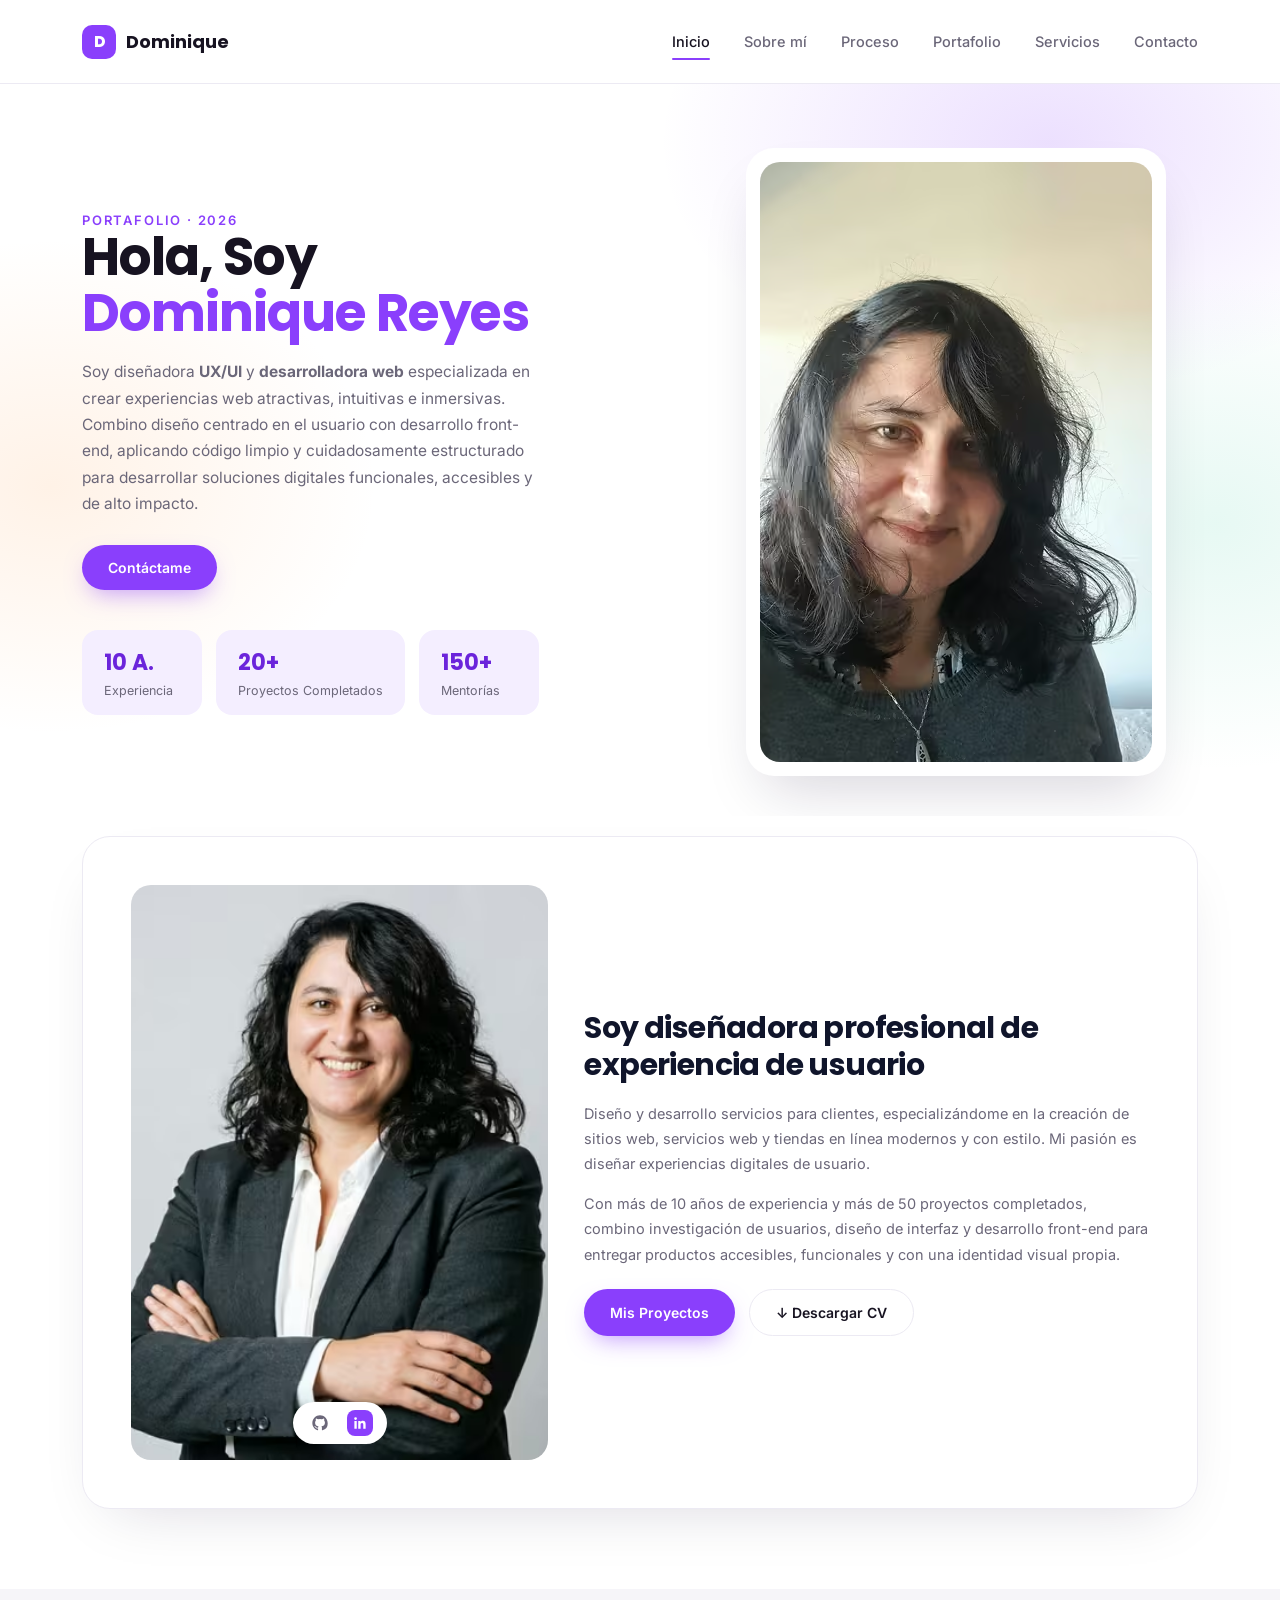
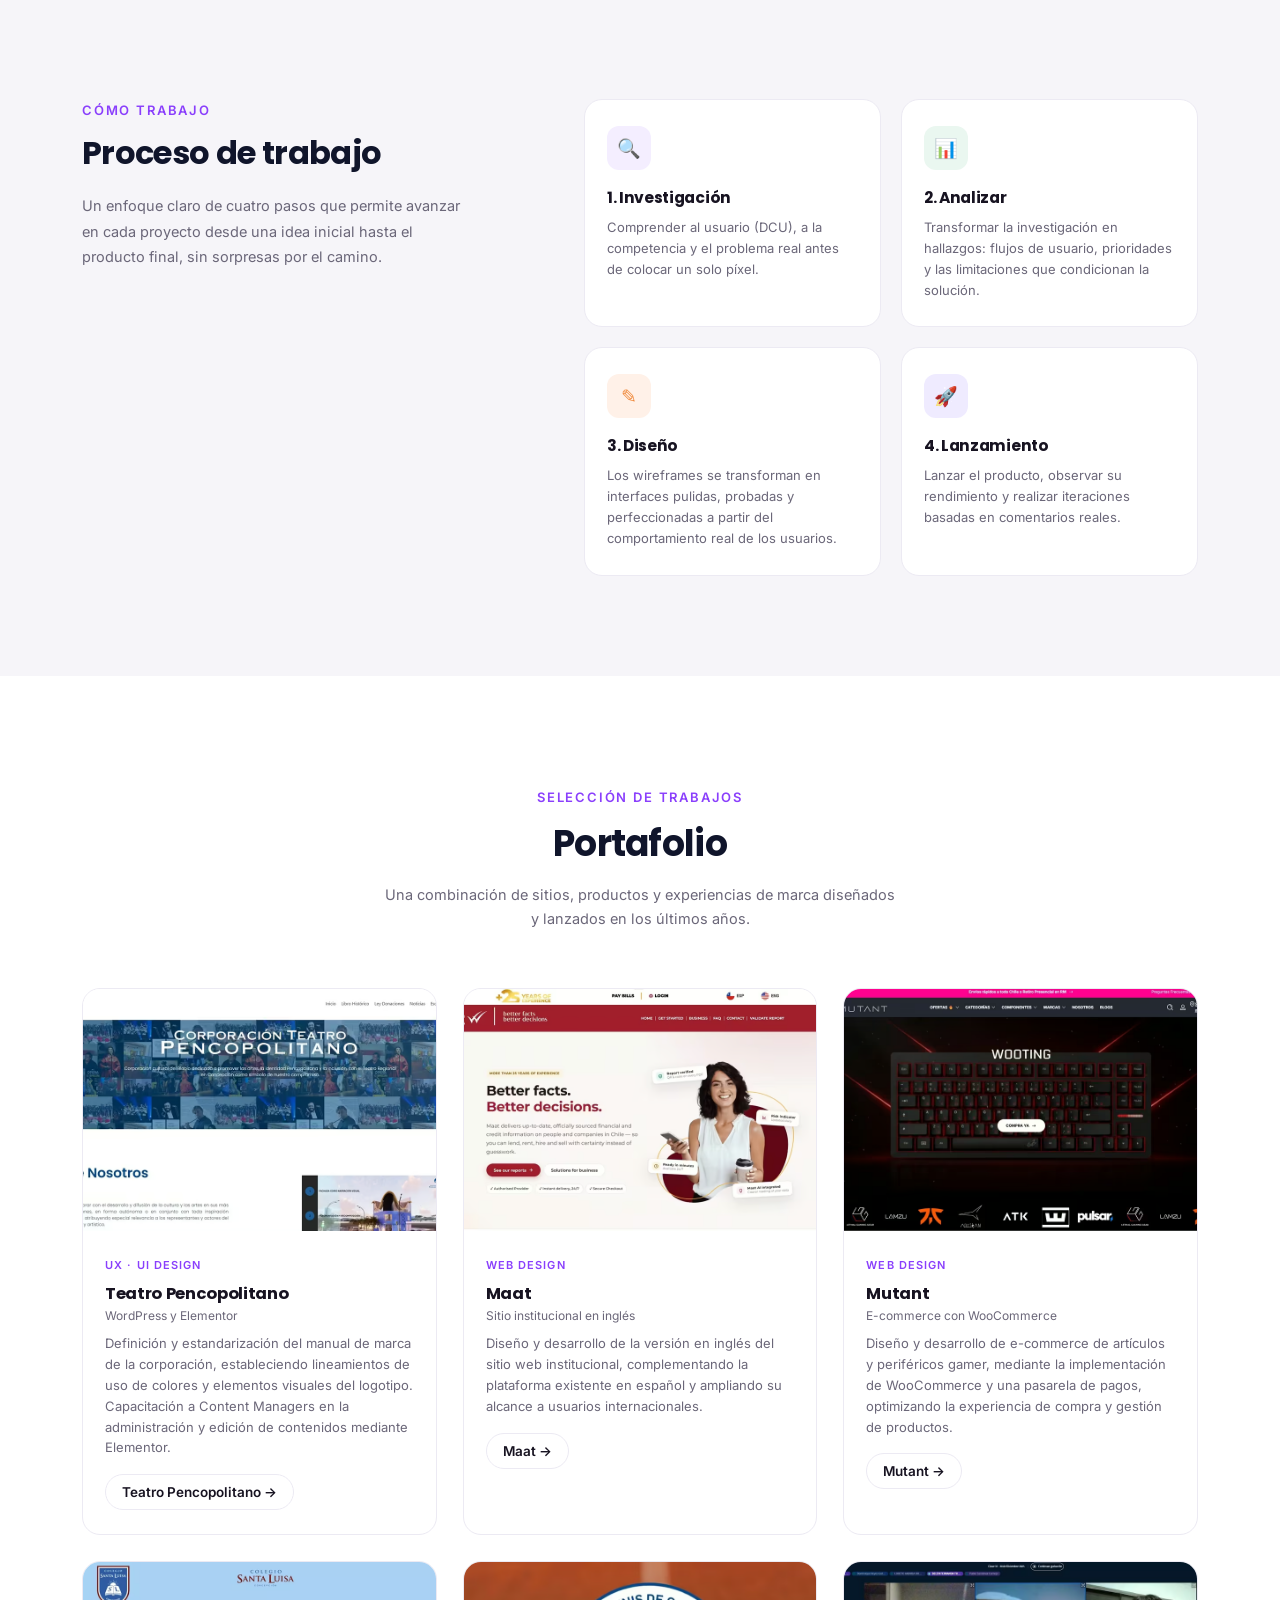
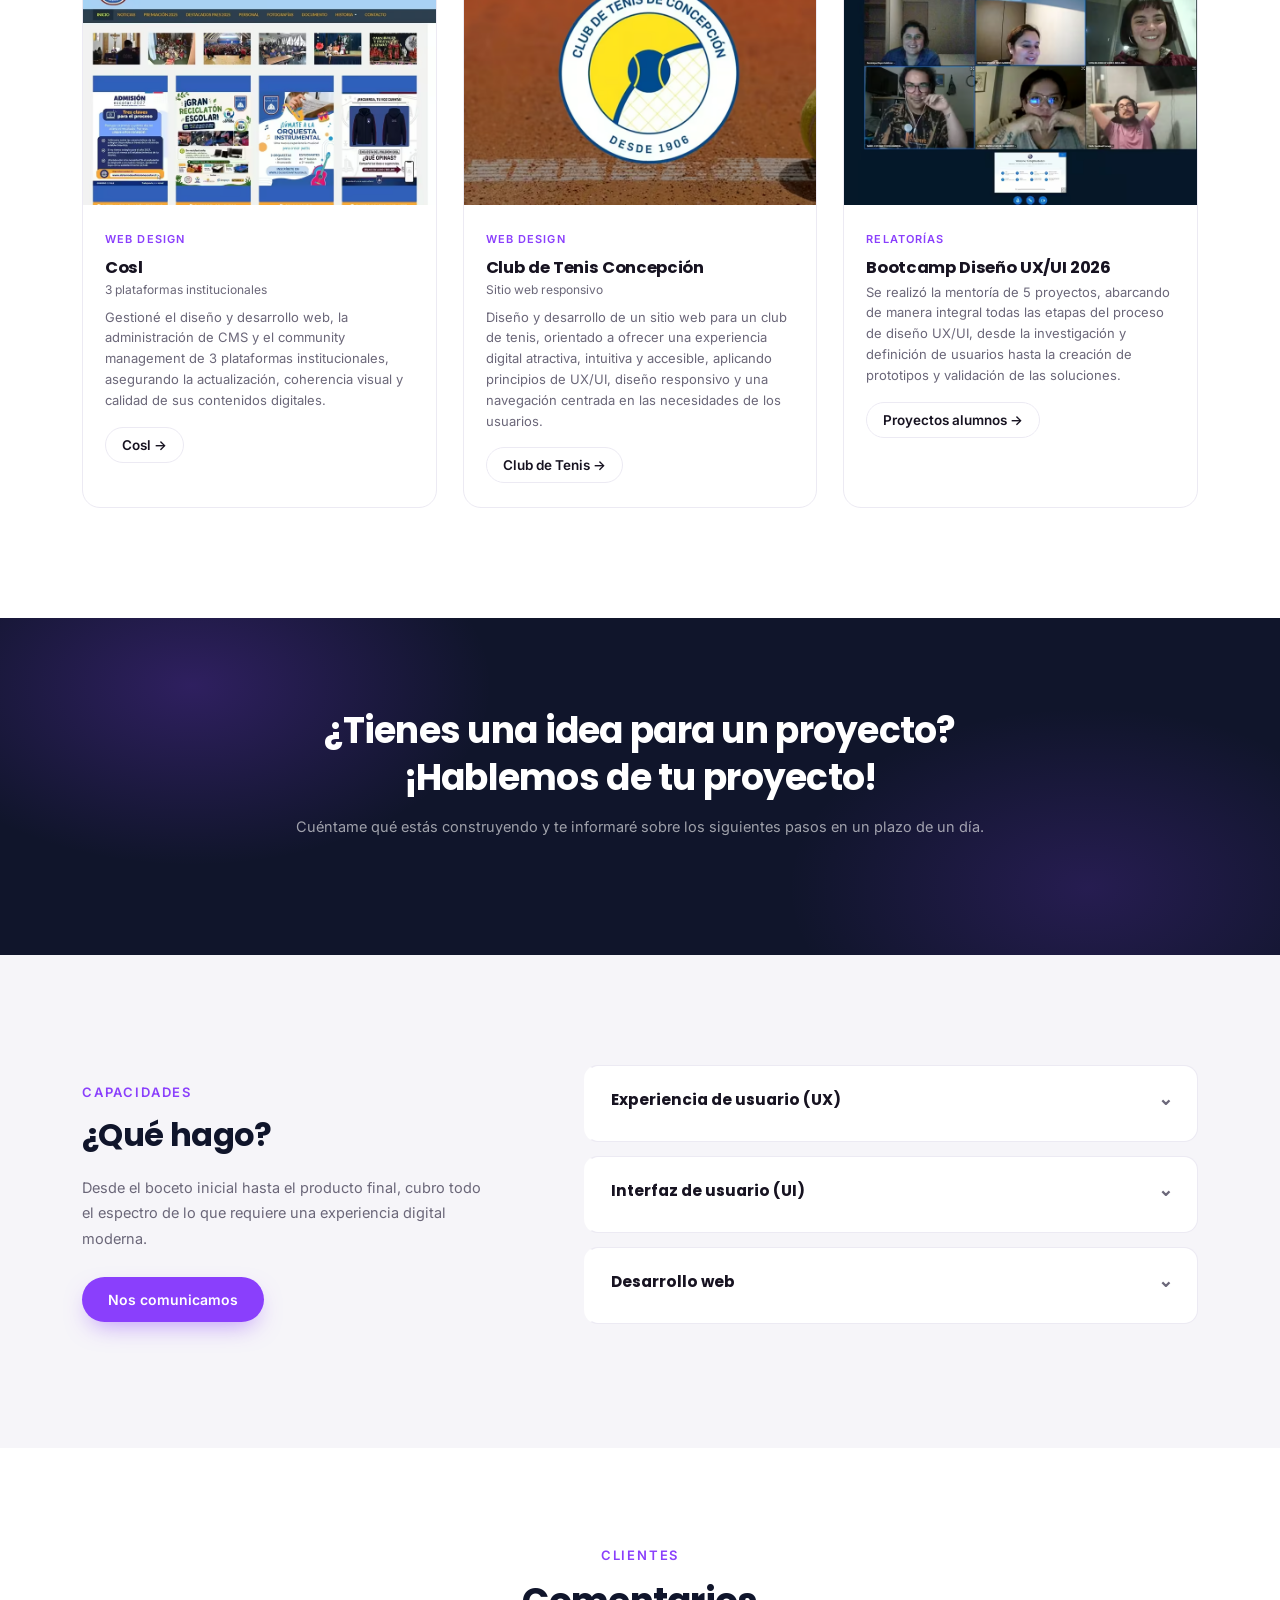
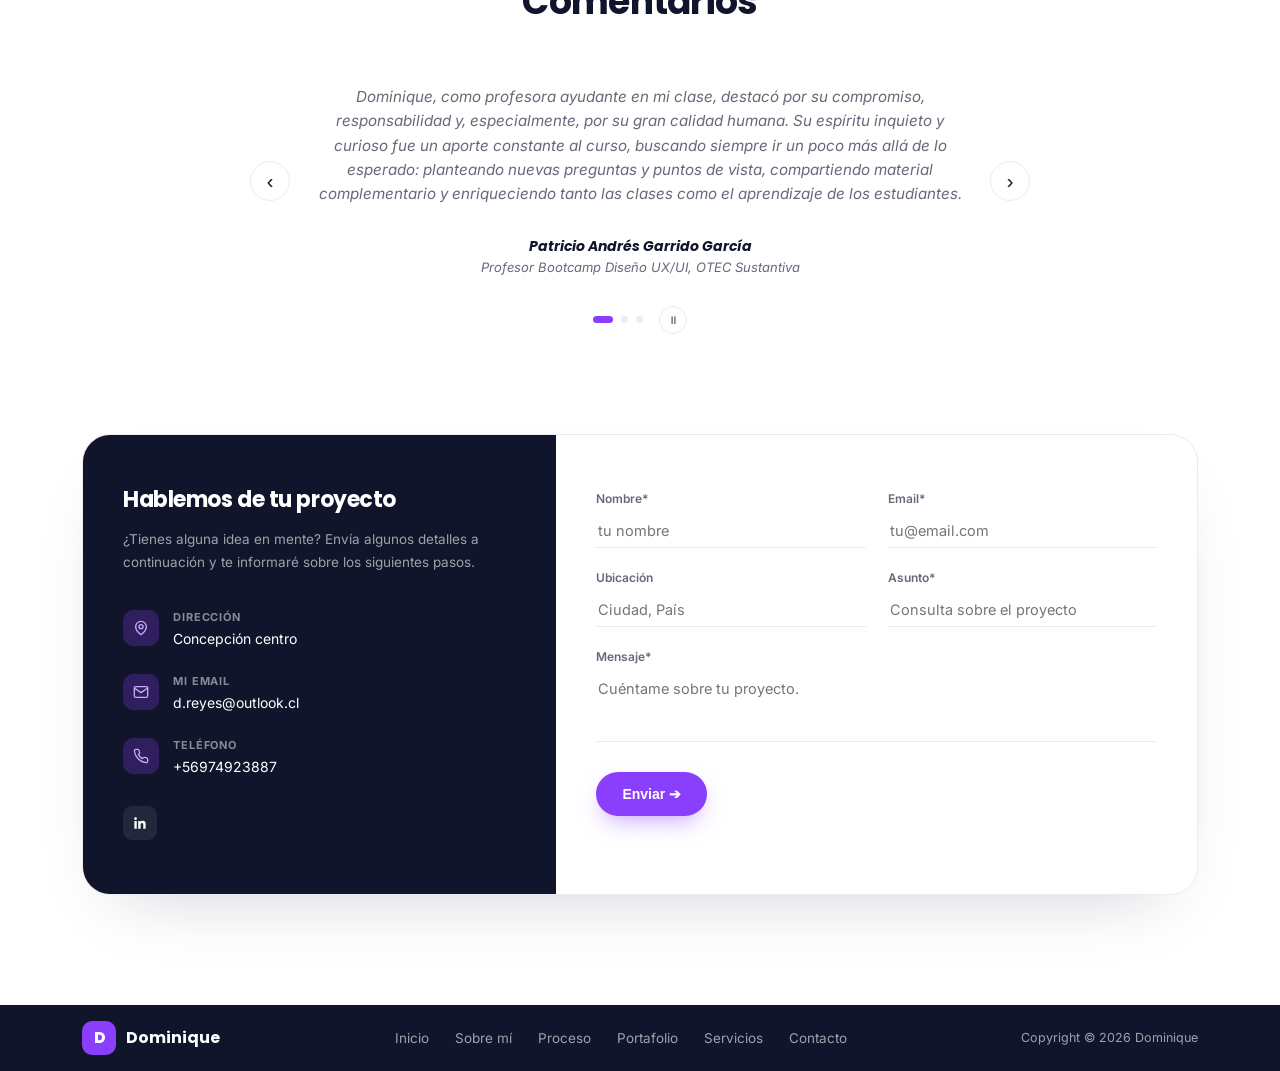
<file: index.html>
<!doctype html>
<html lang="es">

<head>
  <meta charset="UTF-8" />
  <meta name="viewport" content="width=device-width, initial-scale=1.0" />
  <meta name="theme-color" content="#8a3ffc" />
  <title>Dominique Reyes — UX/UI Designer</title>
  <meta name="description"
    content="Dominique Reyes, diseñadora UX/UI y desarrolladora web en Concepción, Chile. Diseño de experiencias digitales, sitios web, e-commerce y mentorías UX/UI." />
  <link rel="canonical" href="https://domi506.github.io/dominiqueportafolio/" />

  <meta property="og:type" content="website" />
  <meta property="og:title" content="Dominique Reyes — UX/UI Designer" />
  <meta property="og:description"
    content="Diseñadora UX/UI y desarrolladora web especializada en experiencias digitales atractivas, intuitivas y accesibles." />
  <meta property="og:image" content="https://domi506.github.io/dominiqueportafolio/assets/img/hero-og.jpg" />
  <meta property="og:image:width" content="1200" />
  <meta property="og:image:height" content="630" />
  <meta property="og:image:type" content="image/jpeg" />
  <meta property="og:url" content="https://domi506.github.io/dominiqueportafolio/" />
  <meta property="og:locale" content="es_CL" />
  <meta name="twitter:card" content="summary_large_image" />
  <meta name="twitter:title" content="Dominique Reyes — UX/UI Designer" />
  <meta name="twitter:description"
    content="Diseñadora UX/UI y desarrolladora web especializada en experiencias digitales atractivas, intuitivas y accesibles." />
  <meta name="twitter:image" content="https://domi506.github.io/dominiqueportafolio/assets/img/hero-og.jpg" />

  <link rel="preconnect" href="https://fonts.googleapis.com" />
  <link rel="preconnect" href="https://fonts.gstatic.com" crossorigin />
  <link href="https://fonts.googleapis.com/css2?family=Poppins:wght@700;800&family=Inter:wght@400;500;600&display=swap"
    rel="stylesheet" />
  <link rel="icon" href="assets/img/favicon.ico" sizes="any" />
  <link rel="icon" href="assets/img/favicon.png" type="image/png" sizes="48x48" />
  <link rel="apple-touch-icon" href="assets/img/apple-touch-icon.png" sizes="180x180" />
  <link rel="preload" as="image" href="assets/img/hero.avif" type="image/avif" fetchpriority="high" />
  <link rel="stylesheet" href="assets/css/estilos.css" />
  <noscript>
    <style>
      .reveal {
        opacity: 1 !important;
        transform: none !important;
      }
    </style>
  </noscript>

  <script type="application/ld+json">
      {
        "@context": "https://schema.org",
        "@type": "Person",
        "name": "Dominique Reyes",
        "jobTitle": "UX/UI Designer",
        "url": "https://domi506.github.io/dominiqueportafolio/",
        "image": "assets/img/hero.jpg",
        "email": "mailto:d.reyes@outlook.cl",
        "knowsAbout": [
          "UX Design",
          "UI Design",
          "Desarrollo Front-End",
          "E-commerce",
          "Investigación de usuarios"
        ],
        "address": {
          "@type": "PostalAddress",
          "addressLocality": "Concepción",
          "addressCountry": "CL"
        },
        "sameAs": [
          "https://github.com/domi506",
          "https://www.linkedin.com/in/dominique-reyes-gutierrez"
        ]
      }
    </script>
</head>

<body>
  <a href="#home" class="skip-link">Saltar al contenido principal</a>
  <header>
    <div class="container">
      <nav>
        <a href="#home" class="logo"><span class="logo-mark">D</span>Dominique</a>
        <ul class="nav-links" id="nav-links">
          <li><a href="#home" class="active">Inicio</a></li>
          <li><a href="#about">Sobre mí</a></li>
          <li><a href="#process">Proceso</a></li>
          <li><a href="#portfolio">Portafolio</a></li>
          <li><a href="#services">Servicios</a></li>
          <li class="nav-links-contact"><a href="#contact">Contacto</a></li>
        </ul>
        <button class="burger" type="button" aria-label="Abrir menú de navegación" aria-expanded="false"
          aria-controls="nav-links">
          ☰
        </button>
      </nav>
    </div>
  </header>

  <main>
    <section class="hero-wrap" id="home" tabindex="-1">
      <div class="hero-glow"></div>
      <div class="container">
        <div class="hero-grid">
          <div class="reveal">
            <span class="eyebrow">Portafolio · <span id="hero-year">2026</span></span>
            <h1 class="hero-title">
              Hola, Soy<br /><span>Dominique Reyes</span>
            </h1>
            <p class="hero-text">
              Soy diseñadora <strong>UX/UI </strong> y
              <strong>desarrolladora web</strong>
              especializada en crear experiencias web atractivas, intuitivas e
              inmersivas. Combino diseño centrado en el usuario con desarrollo
              front-end, aplicando código limpio y cuidadosamente estructurado
              para desarrollar soluciones digitales funcionales, accesibles y
              de alto impacto.
            </p>
            <a href="#contact" class="btn btn-primary">Contáctame</a>
            <div class="stat-row">
              <div class="stat"><b>10 A.</b><span>Experiencia</span></div>
              <div class="stat">
                <b>20+</b><span>Proyectos Completados</span>
              </div>
              <div class="stat"><b>150+</b><span>Mentorías</span></div>
            </div>
          </div>
          <div class="hero-photo reveal">
            <picture>
              <source srcset="assets/img/hero.avif" type="image/avif" />
              <img src="assets/img/hero.jpg" alt="Retrato de Dominique Reyes" width="500" height="600"
                fetchpriority="high" decoding="async" />
            </picture>
          </div>
        </div>
      </div>
    </section>
    <section class="container about-section" id="about">
      <div class="about-card reveal">
        <div class="about-photo">
          <picture>
            <source srcset="assets/img/design.avif" type="image/avif" />
            <img src="assets/img/design.jpg" alt="Dominique Reyes sonriendo" width="500" height="575" loading="eager"
              decoding="async" />
          </picture>
          <div class="social-pill">
            <a href="https://github.com/domi506" target="_blank" rel="noopener noreferrer"
              aria-label="GitHub de Dominique Reyes">
              <svg viewBox="0 0 24 24" width="16" height="16" fill="currentColor" aria-hidden="true">
                <path
                  d="M12 .5C5.73.5.5 5.73.5 12c0 5.08 3.29 9.39 7.86 10.91.57.1.78-.25.78-.55 0-.27-.01-1.16-.02-2.11-3.2.7-3.88-1.36-3.88-1.36-.52-1.34-1.28-1.7-1.28-1.7-1.04-.72.08-.7.08-.7 1.15.08 1.76 1.19 1.76 1.19 1.03 1.76 2.7 1.25 3.36.96.1-.75.4-1.25.73-1.54-2.56-.29-5.25-1.28-5.25-5.7 0-1.26.45-2.29 1.19-3.09-.12-.29-.52-1.46.11-3.05 0 0 .97-.31 3.18 1.18a11 11 0 0 1 5.79 0c2.2-1.49 3.17-1.18 3.17-1.18.64 1.59.24 2.76.12 3.05.74.8 1.19 1.83 1.19 3.09 0 4.43-2.7 5.4-5.27 5.69.42.36.78 1.07.78 2.17 0 1.56-.01 2.82-.01 3.2 0 .3.2.66.79.55A10.52 10.52 0 0 0 23.5 12C23.5 5.73 18.27.5 12 .5Z" />
              </svg>
            </a>
            <a href="https://www.linkedin.com/in/dominique-reyes-gutierrez" class="active" target="_blank"
              rel="noopener noreferrer" aria-label="LinkedIn de Dominique Reyes">
              <svg viewBox="0 0 24 24" width="16" height="16" fill="currentColor" aria-hidden="true">
                <path
                  d="M20.45 20.45h-3.55v-5.57c0-1.33-.03-3.03-1.85-3.03-1.85 0-2.14 1.45-2.14 2.94v5.66H9.35V9h3.41v1.56h.05c.48-.9 1.63-1.85 3.36-1.85 3.6 0 4.27 2.37 4.27 5.45v6.29ZM5.34 7.43a2.06 2.06 0 1 1 0-4.12 2.06 2.06 0 0 1 0 4.12ZM7.12 20.45H3.56V9h3.56v11.45Z" />
              </svg>
            </a>
          </div>
        </div>
        <div>
          <h2 class="about-title">
            Soy diseñadora profesional de experiencia de usuario
          </h2>
          <div class="about-body">
            <p>
              Diseño y desarrollo servicios para clientes, especializándome en
              la creación de sitios web, servicios web y tiendas en línea
              modernos y con estilo. Mi pasión es diseñar experiencias
              digitales de usuario.
            </p>
            <p>
              Con más de 10 años de experiencia y más de 50 proyectos
              completados, combino investigación de usuarios, diseño de
              interfaz y desarrollo front-end para entregar productos
              accesibles, funcionales y con una identidad visual propia.
            </p>
          </div>
          <div class="about-actions">
            <a href="#portfolio" class="btn btn-primary">Mis Proyectos</a>
            <a target="_blank" rel="noopener noreferrer"
              href="https://domi506.github.io/dominiqueportafolio/assets/doc/CV_Dominique_Reyes.pdf"
              class="btn btn-ghost">↓ Descargar CV</a>
          </div>
        </div>
      </div>
    </section>

    <section class="process-section" id="process">
      <div class="container">
        <div class="process-grid">
          <div class="process-intro reveal">
            <span class="eyebrow">Cómo trabajo</span>
            <h2 class="section-title">Proceso de trabajo</h2>
            <p>
              Un enfoque claro de cuatro pasos que permite avanzar en cada
              proyecto desde una idea inicial hasta el producto final, sin
              sorpresas por el camino.
            </p>
          </div>
          <div class="process-cards reveal">
            <div class="process-card">
              <div class="process-icon" aria-hidden="true">🔍</div>
              <h3>1. Investigación</h3>
              <p>
                Comprender al usuario (DCU), a la competencia y el problema
                real antes de colocar un solo píxel.
              </p>
            </div>
            <div class="process-card">
              <div class="process-icon" aria-hidden="true">📊</div>
              <h3>2. Analizar</h3>
              <p>
                Transformar la investigación en hallazgos: flujos de usuario,
                prioridades y las limitaciones que condicionan la solución.
              </p>
            </div>
            <div class="process-card">
              <div class="process-icon" aria-hidden="true">✎</div>
              <h3>3. Diseño</h3>
              <p>
                Los wireframes se transforman en interfaces pulidas, probadas
                y perfeccionadas a partir del comportamiento real de los
                usuarios.
              </p>
            </div>
            <div class="process-card">
              <div class="process-icon" aria-hidden="true">🚀</div>
              <h3>4. Lanzamiento</h3>
              <p>
                Lanzar el producto, observar su rendimiento y realizar
                iteraciones basadas en comentarios reales.
              </p>
            </div>
          </div>
        </div>
      </div>
    </section>

    <section class="portfolio" id="portfolio">
      <div class="container">
        <div class="section-head reveal">
          <span class="eyebrow">Selección de trabajos</span>
          <h2>Portafolio</h2>
          <p>
            Una combinación de sitios, productos y experiencias de marca
            diseñados y lanzados en los últimos años.
          </p>
        </div>
        <div class="p-grid">
          <div class="p-card reveal">
            <div class="p-thumb">
              <img src="assets/img/teatro.avif"
                alt="Captura del sitio web del Teatro Pencopolitano mostrando su cartelera de eventos" width="800"
                height="550" loading="lazy" decoding="async" />
            </div>
            <div class="p-body">
              <span class="p-tag">UX · UI Design</span>
              <h3>Teatro Pencopolitano</h3>
              <span class="p-tech">WordPress y Elementor</span>
              <p>
                Definición y estandarización del manual de marca de la
                corporación, estableciendo lineamientos de uso de colores y
                elementos visuales del logotipo. Capacitación a Content
                Managers en la administración y edición de contenidos mediante
                Elementor.
              </p>
              <a href="https://www.teatropencopolitano.cl/" target="_blank" rel="noopener noreferrer"
                class="case-link">Teatro Pencopolitano →</a>
            </div>
          </div>
          <div class="p-card reveal">
            <div class="p-thumb">
              <img src="assets/img/maat.avif" alt="Captura de la versión en inglés del sitio institucional de Maat"
                width="800" height="550" loading="lazy" decoding="async" />
            </div>
            <div class="p-body">
              <span class="p-tag">Web Design</span>
              <h3>Maat</h3>
              <span class="p-tech">Sitio institucional en inglés</span>
              <p>
                Diseño y desarrollo de la versión en inglés del sitio web
                institucional, complementando la plataforma existente en
                español y ampliando su alcance a usuarios internacionales.
              </p>
              <a href="https://www.us.maat.cl/" target="_blank" rel="noopener noreferrer" class="case-link">Maat →</a>
            </div>
          </div>
          <div class="p-card reveal">
            <div class="p-thumb">
              <img src="assets/img/mutant.avif"
                alt="Captura de la tienda en línea de artículos y periféricos gamer Mutant" width="800" height="550"
                loading="lazy" decoding="async" />
            </div>
            <div class="p-body">
              <span class="p-tag">Web Design</span>
              <h3>Mutant</h3>
              <span class="p-tech">E-commerce con WooCommerce</span>
              <p>
                Diseño y desarrollo de e-commerce de artículos y periféricos
                gamer, mediante la implementación de WooCommerce y una
                pasarela de pagos, optimizando la experiencia de compra y
                gestión de productos.
              </p>
              <a href="https://mutant.cl/" target="_blank" rel="noopener noreferrer" class="case-link">Mutant →</a>
            </div>
          </div>
          <div class="p-card reveal">
            <div class="p-thumb">
              <img src="assets/img/cosl.avif"
                alt="Captura del sitio web institucional del colegio, una de las tres plataformas administradas"
                width="800" height="550" loading="lazy" decoding="async" />
            </div>
            <div class="p-body">
              <span class="p-tag">Web Design</span>
              <h3>Cosl</h3>
              <span class="p-tech">3 plataformas institucionales</span>
              <p>
                Gestioné el diseño y desarrollo web, la administración de CMS
                y el community management de 3 plataformas institucionales,
                asegurando la actualización, coherencia visual y calidad de
                sus contenidos digitales.
              </p>
              <a href="http://cosl.cl/" target="_blank" rel="noopener noreferrer" class="case-link">Cosl →</a>
            </div>
          </div>
          <div class="p-card reveal">
            <div class="p-thumb">
              <img src="assets/img/clubtenis.avif" alt="Captura del sitio web del Club de Tenis Concepción" width="800"
                height="550" loading="lazy" decoding="async" />
            </div>
            <div class="p-body">
              <span class="p-tag">Web Design</span>
              <h3>Club de Tenis Concepción</h3>
              <span class="p-tech">Sitio web responsivo</span>
              <p>
                Diseño y desarrollo de un sitio web para un club de tenis,
                orientado a ofrecer una experiencia digital atractiva,
                intuitiva y accesible, aplicando principios de UX/UI, diseño
                responsivo y una navegación centrada en las necesidades de los
                usuarios.
              </p>
              <a href="https://www.clubdetenis.cl/" target="_blank" rel="noopener noreferrer" class="case-link">Club de
                Tenis →</a>
            </div>
          </div>
          <div class="p-card reveal">
            <div class="p-thumb">
              <img src="assets/img/clase.avif"
                alt="Sesión de mentoría del Bootcamp de Diseño UX/UI 2026 con los proyectos de los alumnos" width="800"
                height="550" loading="lazy" decoding="async" />
            </div>
            <div class="p-body">
              <span class="p-tag">Relatorías</span>
              <h3>Bootcamp Diseño UX/UI 2026</h3>
              <p>
                Se realizó la mentoría de 5 proyectos, abarcando de manera
                integral todas las etapas del proceso de diseño UX/UI, desde
                la investigación y definición de usuarios hasta la creación de
                prototipos y validación de las soluciones.
              </p>
              <a href="https://drive.google.com/drive/u/0/folders/1teZh7W7u0HdnygAcZxd_fIP-PkgKg4Ij" target="_blank"
                rel="noopener noreferrer" class="case-link">Proyectos alumnos →</a>
            </div>
          </div>
        </div>
      </div>
    </section>

    <section class="cta-banner">
      <div class="container reveal">
        <h2>
          ¿Tienes una idea para un proyecto?<br />¡Hablemos de tu proyecto!
        </h2>
        <p>
          Cuéntame qué estás construyendo y te informaré sobre los siguientes
          pasos en un plazo de un día.
        </p>
      </div>
    </section>
    <section class="whatido" id="services">
      <div class="container">
        <div class="wd-grid">
          <div class="wd-copy reveal">
            <span class="eyebrow">Capacidades</span>
            <h2 class="section-title">¿Qué hago?</h2>
            <p>
              Desde el boceto inicial hasta el producto final, cubro todo el
              espectro de lo que requiere una experiencia digital moderna.
            </p>
            <a href="#contact" class="btn btn-primary">Nos comunicamos</a>
          </div>
          <div class="reveal">
            <div class="accordion-item">
              <h3>
                <button class="accordion-trigger" type="button" aria-expanded="false" aria-controls="acc-panel-ux">
                  <span class="accordion-label">Experiencia de usuario (UX)</span>
                  <span class="accordion-chevron" aria-hidden="true">⌄</span>
                </button>
              </h3>
              <p id="acc-panel-ux" aria-hidden="true">
                Flujos y arquitectura de la información basados en la
                investigación, que hacen que los productos sean fáciles de
                aprender y utilizar.
              </p>
            </div>
            <div class="accordion-item">
              <h3>
                <button class="accordion-trigger" type="button" aria-expanded="false" aria-controls="acc-panel-ui">
                  <span class="accordion-label">Interfaz de usuario (UI)</span>
                  <span class="accordion-chevron" aria-hidden="true">⌄</span>
                </button>
              </h3>
              <p id="acc-panel-ui" aria-hidden="true">
                Sistemas visuales, componentes y detalles que confieren a un
                producto su personalidad y acabado refinado.
              </p>
            </div>
            <div class="accordion-item">
              <h3>
                <button class="accordion-trigger" type="button" aria-expanded="false" aria-controls="acc-panel-dev">
                  <span class="accordion-label">Desarrollo web</span>
                  <span class="accordion-chevron" aria-hidden="true">⌄</span>
                </button>
              </h3>
              <p id="acc-panel-dev" aria-hidden="true">
                Código front-end limpio y accesible que transforma un archivo
                de diseño en un producto funcional.
              </p>
            </div>
          </div>
        </div>
      </div>
    </section>
    <section class="testimonial">
      <div class="container">
        <div class="section-head reveal">
          <span class="eyebrow">Clientes</span>
          <h2>Comentarios</h2>
        </div>
        <div class="testimonial-carousel reveal" tabindex="0" role="group" aria-roledescription="carousel"
          aria-label="Carrusel de comentarios, usa las flechas izquierda y derecha para navegar">
          <button class="t-arrow t-prev" aria-label="Comentario anterior">
            ‹
          </button>

          <div class="t-track" aria-live="off" aria-atomic="true">
            <blockquote class="quote active" id="quote-1" role="tabpanel" aria-labelledby="dot-1">
              <p>
                Dominique, como profesora ayudante en mi clase, destacó por su
                compromiso, responsabilidad y, especialmente, por su gran
                calidad humana. Su espíritu inquieto y curioso fue un aporte
                constante al curso, buscando siempre ir un poco más allá de lo
                esperado: planteando nuevas preguntas y puntos de vista,
                compartiendo material complementario y enriqueciendo tanto las
                clases como el aprendizaje de los estudiantes.
              </p>
              <footer>
                <div class="quote-author">Patricio Andrés Garrido García</div>
                <div class="quote-role">
                  Profesor Bootcamp Diseño UX/UI, OTEC Sustantiva
                </div>
              </footer>
            </blockquote>

            <blockquote class="quote" id="quote-2" role="tabpanel" aria-labelledby="dot-2" aria-hidden="true">
              <p>
                Creo que tu desempeño durante el curso ha sido muy bueno, has
                tenido mucha cordialidad y profesionalismo con todos, me
                hiciste sentir en mucha comodidad sin salir de tus deberes y
                sobretodo ha sido super grato tenerte en las clases. Gracias
                por todo ❤️ de verdad Domi .
              </p>
              <footer>
                <div class="quote-author">Daniel Esteban Toloza Barrera</div>
                <div class="quote-role">
                  Diseñador Gráfico, Alumno Bootcamp Diseño UX/UI, OTEC
                  Sustantiva
                </div>
              </footer>
            </blockquote>
          </div>

          <button class="t-arrow t-next" aria-label="Siguiente comentario">
            ›
          </button>
        </div>

        <div class="t-controls">
          <div class="dots" role="tablist" aria-label="Seleccionar comentario">
            <button type="button" id="dot-1" class="active" role="tab" aria-label="Comentario 1" aria-controls="quote-1"
              aria-selected="true" tabindex="0"></button>
            <button type="button" id="dot-2" role="tab" aria-label="Comentario 2" aria-controls="quote-2"
              aria-selected="false" tabindex="-1"></button>
            <button type="button" id="dot-3" role="tab" aria-label="Comentario 3" aria-controls="quote-3"
              aria-selected="false" tabindex="-1"></button>
          </div>
          <button type="button" class="t-playpause" aria-label="Pausar avance automático de comentarios"
            aria-pressed="false">
            <span class="t-pp-icon" aria-hidden="true">⏸</span>
          </button>
        </div>
      </div>
    </section>

    <section class="contact" id="contact">
      <div class="container">
        <div class="contact-card reveal">
          <div class="contact-left">
            <h2>Hablemos de tu proyecto</h2>
            <p>
              ¿Tienes alguna idea en mente? Envía algunos detalles a
              continuación y te informaré sobre los siguientes pasos.
            </p>
            <div class="contact-row">
              <div class="contact-icon">
                <svg viewBox="0 0 24 24" width="16" height="16" fill="none" stroke="currentColor" stroke-width="2"
                  stroke-linecap="round" stroke-linejoin="round" aria-hidden="true">
                  <path d="M20 10c0 6-8 12-8 12s-8-6-8-12a8 8 0 0 1 16 0Z" />
                  <circle cx="12" cy="10" r="3" />
                </svg>
              </div>
              <div><b>Dirección</b><span>Concepción centro</span></div>
            </div>
            <div class="contact-row">
              <div class="contact-icon">
                <svg viewBox="0 0 24 24" width="16" height="16" fill="none" stroke="currentColor" stroke-width="2"
                  stroke-linecap="round" stroke-linejoin="round" aria-hidden="true">
                  <rect x="2" y="4" width="20" height="16" rx="2" />
                  <path d="m2 6 10 7L22 6" />
                </svg>
              </div>
              <div>
                <b>Mi Email</b><span><a href="mailto:d.reyes@outlook.cl">d.reyes@outlook.cl</a></span>
              </div>
            </div>
            <div class="contact-row">
              <div class="contact-icon">
                <svg viewBox="0 0 24 24" width="16" height="16" fill="none" stroke="currentColor" stroke-width="2"
                  stroke-linecap="round" stroke-linejoin="round" aria-hidden="true">
                  <path
                    d="M22 16.92v3a2 2 0 0 1-2.18 2 19.79 19.79 0 0 1-8.63-3.07 19.5 19.5 0 0 1-6-6 19.79 19.79 0 0 1-3.07-8.67A2 2 0 0 1 4.11 2h3a2 2 0 0 1 2 1.72c.127.96.362 1.903.7 2.81a2 2 0 0 1-.45 2.11L8.09 9.91a16 16 0 0 0 6 6l1.27-1.27a2 2 0 0 1 2.11-.45c.907.338 1.85.573 2.81.7A2 2 0 0 1 22 16.92Z" />
                </svg>
              </div>
              <div>
                <b>Teléfono</b><span><a href="tel:+56974923887">+56974923887</a></span>
              </div>
            </div>
            <div class="contact-social">
              <a href="https://www.linkedin.com/in/dominique-reyes-gutierrez" class="active" target="_blank"
                rel="noopener noreferrer" aria-label="LinkedIn de Dominique Reyes">
                <svg viewBox="0 0 24 24" width="16" height="16" fill="currentColor" aria-hidden="true">
                  <path
                    d="M20.45 20.45h-3.55v-5.57c0-1.33-.03-3.03-1.85-3.03-1.85 0-2.14 1.45-2.14 2.94v5.66H9.35V9h3.41v1.56h.05c.48-.9 1.63-1.85 3.36-1.85 3.6 0 4.27 2.37 4.27 5.45v6.29ZM5.34 7.43a2.06 2.06 0 1 1 0-4.12 2.06 2.06 0 0 1 0 4.12ZM7.12 20.45H3.56V9h3.56v11.45Z" />
                </svg>
              </a>
            </div>
          </div>
          <div class="contact-right">
            <form id="contact-form" action="https://formspree.io/f/xbgjrrjo" method="POST">
              <div class="field-grid">
                <div class="field">
                  <label for="name">Nombre*</label><input id="name" name="name" type="text" placeholder="tu nombre"
                    autocomplete="name" required />
                  <span class="field-error">Por favor ingresa tu nombre.</span>
                </div>
                <div class="field">
                  <label for="email">Email*</label><input id="email" name="email" type="email"
                    placeholder="tu@email.com" autocomplete="email" required />
                  <span class="field-error">Ingresa un email válido.</span>
                </div>
                <div class="field">
                  <label for="location">Ubicación</label><input id="location" name="location" type="text"
                    placeholder="Ciudad, País" autocomplete="address-level2" />
                </div>
                <div class="field">
                  <label for="subject">Asunto*</label><input id="subject" name="subject" type="text"
                    placeholder="Consulta sobre el proyecto" autocomplete="off" required />
                  <span class="field-error">Cuéntanos el asunto de tu consulta.</span>
                </div>
                <div class="field full">
                  <label for="message">Mensaje*</label><textarea id="message" name="message"
                    placeholder="Cuéntame sobre tu proyecto." autocomplete="off" maxlength="2000" required></textarea>
                  <span class="field-error">Escribe un mensaje antes de enviar.</span>
                </div>
                <input type="text" name="_gotcha" tabindex="-1" autocomplete="off"
                  style="position: absolute; left: -9999px" aria-hidden="true" />
              </div>
              <button type="submit" class="btn btn-primary">Enviar ➔</button>
              <p class="form-status" role="status" aria-live="polite"></p>
            </form>
          </div>
        </div>
      </div>
    </section>
  </main>

  <footer class="site-footer">
    <div class="container foot-row">
      <a href="#home" class="foot-logo"><span class="logo-mark foot-logo-mark">D</span> Dominique</a>
      <div class="foot-links">
        <a href="#home">Inicio</a>
        <a href="#about">Sobre mí</a>
        <a href="#process">Proceso</a>
        <a href="#portfolio">Portafolio</a>
        <a href="#services">Servicios</a>
        <a href="#contact">Contacto</a>
      </div>
      <div class="foot-copy">
        Copyright © <span id="year">2026</span> Dominique
      </div>
    </div>
  </footer>
  <script src="assets/js/script.js" defer></script>
</body>

</html>
</file>
<file: assets/css/estilos.css>
:root {
    --purple: #8a3ffc;
    --purple-dark: #6b24db;
    --navy: #10152b;
    --navy-soft: #1a2140;
    --text: #171321;
    --text-soft: #6b6779;
    --bg-grey: #f6f5f9;
    --card: #ffffff;
    --line: #eceaf3;
    --radius: 20px;
}

.skip-link {
    position: absolute;
    top: -60px;
    left: 16px;
    z-index: 1000;
    background: var(--purple);
    color: #fff;
    padding: 12px 20px;
    border-radius: 8px;
    font-family: "Inter", sans-serif;
    font-weight: 600;
    transition: top 0.2s ease;
}

.skip-link:focus {
    top: 16px;
}

:focus-visible {
    outline: 3px solid var(--purple);
    outline-offset: 3px;
}

* {
    box-sizing: border-box;
    margin: 0;
    padding: 0;
}

html {
    scroll-behavior: smooth;
}

/* compensa el header sticky para que el título de cada sección
   no quede tapado al navegar desde el menú */
section[id] {
    scroll-margin-top: 84px;
}

@media (max-width: 899px) {
    section[id] {
        scroll-margin-top: 64px;
    }
}

body {
    font-family: "Inter", sans-serif;
    color: var(--text);
    background: #fff;
    -webkit-font-smoothing: antialiased;
}

h1,
h2,
h3,
h4 {
    font-family: "Poppins", sans-serif;
    font-weight: 700;
    letter-spacing: -0.02em;
}

a {
    text-decoration: none;
    color: inherit;
}

ul {
    list-style: none;
}

img {
    max-width: 100%;
    display: block;
}

.container {
    max-width: 1180px;
    margin: 0 auto;
    padding: 0 2rem;
}

@media (max-width: 480px) {
    .container {
        padding: 0 1.25rem;
    }
}

.section-title {
    font-size: clamp(1.5rem, 3vw, 2rem);
    margin-top: 10px;
    color: var(--navy);
}

.eyebrow {
    font-size: 0.8125rem;
    font-weight: 600;
    text-transform: uppercase;
    letter-spacing: 0.14em;
    color: var(--purple);
}

.btn {
    display: inline-flex;
    align-items: center;
    gap: 8px;
    padding: 14px 26px;
    border-radius: 100px;
    font-weight: 600;
    font-size: 0.875rem;
    border: none;
    cursor: pointer;
    transition:
        transform 0.25s ease,
        box-shadow 0.25s ease,
        background 0.25s ease;
}

.btn-primary {
    background: var(--purple);
    color: #fff;
    box-shadow: 0 10px 24px -8px rgba(138, 63, 252, 0.55);
}

.btn-primary:hover {
    transform: translateY(-2px);
    box-shadow: 0 14px 28px -8px rgba(138, 63, 252, 0.65);
}

.btn-ghost {
    background: #fff;
    color: var(--text);
    border: 1px solid var(--line);
}

.btn-ghost:hover {
    border-color: var(--purple);
    color: var(--purple);
}

/* ---------- NAV ---------- */
header {
    position: sticky;
    top: 0;
    z-index: 100;
    background: rgba(255, 255, 255, 0.82);
    backdrop-filter: blur(10px);
    border-bottom: 1px solid var(--line);
}

nav {
    display: flex;
    align-items: center;
    justify-content: space-between;
    padding: 1.54rem 0;
    position: relative;
}

.logo {
    display: flex;
    align-items: center;
    gap: 10px;
    font-weight: 700;
    font-size: 1.125rem;
    font-family: "Poppins", sans-serif;
}

.logo-mark {
    width: 34px;
    height: 34px;
    border-radius: 10px;
    background: var(--purple);
    display: flex;
    align-items: center;
    justify-content: center;
    color: #fff;
    font-size: 0.9375rem;
    font-weight: 800;
}

.nav-links {
    display: none;
    gap: 34px;
    font-size: 0.90625rem;
    font-weight: 500;
    color: var(--text-soft);
}

.nav-links a {
    position: relative;
    padding: 4px 0;
    transition: color 0.2s;
}

.nav-links a.active,
.nav-links a:hover {
    color: var(--text);
}

.nav-links a.active::after {
    content: "";
    position: absolute;
    left: 0;
    right: 0;
    bottom: -6px;
    height: 2px;
    background: var(--purple);
    border-radius: 2px;
}

@media (min-width: 900px) {
    .nav-links {
        display: flex;
    }
}

.burger {
    display: flex;
    width: 38px;
    height: 38px;
    border-radius: 10px;
    border: 1px solid var(--line);
    align-items: center;
    justify-content: center;
    cursor: pointer;
    z-index: 20;
    background: #fff;
    font-size: 1rem;
    color: var(--text);
    font-family: inherit;
}

.burger:focus-visible {
    outline: 2px solid var(--purple);
    outline-offset: 3px;
}

/* menú desplegable en móvil */
.nav-links.open {
    display: flex;
    flex-direction: column;
    gap: 18px;
    position: absolute;
    top: 100%;
    left: 0;
    right: 0;
    background: #fff;
    padding: 1rem 1.5rem;
    border-bottom: 1px solid var(--line);
    box-shadow: 0 12px 24px rgba(0, 0, 0, 0.08);
    z-index: 15;
}

@media (min-width: 900px) {
    .burger {
        display: none;
    }
}

/* navbar más compacto en móvil */
@media (max-width: 899px) {
    nav {
        padding: 16.5px 0;
    }

    .logo {
        font-size: 0.9375rem;
        gap: 7px;
    }

    .logo-mark {
        width: 28px;
        height: 28px;
        font-size: 0.75rem;
        border-radius: 8px;
    }

    .burger {
        width: 32px;
        height: 32px;
        font-size: 0.8125rem;
    }
}

/* ---------- HERO ---------- */
.hero-wrap {
    position: relative;
    overflow: hidden;
    padding: 4rem 0 2.5rem;
}

.hero-glow {
    position: absolute;
    inset: 0;
    z-index: -1;
    background:
        radial-gradient(650px 420px at 82% 8%,
            rgba(138, 63, 252, 0.16),
            transparent 60%),
        radial-gradient(500px 380px at 4% 55%,
            rgba(255, 183, 120, 0.18),
            transparent 65%),
        radial-gradient(480px 380px at 95% 60%,
            rgba(120, 220, 190, 0.18),
            transparent 65%);
}

.hero-grid {
    display: grid;
    grid-template-columns: 1fr;
    gap: 2.5rem;
    align-items: center;
}

@media (min-width: 960px) {
    .hero-grid {
        grid-template-columns: 1.1fr 0.9fr;
    }
}

.hero-title {
    font-size: clamp(2.125rem, 5vw, 3.25rem);
    line-height: 1.08;
    margin-bottom: 18px;
}

.hero-title span {
    color: var(--purple);
}

.hero-text {
    color: var(--text-soft);
    font-size: 0.96875rem;
    line-height: 1.7;
    max-width: 460px;
    margin-bottom: 28px;
}

.hero-text b {
    color: var(--text);
    font-weight: 600;
}

.stat-row {
    display: flex;
    gap: 14px;
    margin-top: 2.5rem;
    flex-wrap: wrap;
}

.stat {
    background: #f4eeff;
    border-radius: 16px;
    padding: 16px 22px;
    min-width: 120px;
}

.stat b {
    display: block;
    font-family: "Poppins", sans-serif;
    font-size: 1.375rem;
    color: var(--purple-dark);
}

.stat span {
    font-size: 0.78125rem;
    color: var(--text-soft);
}

.hero-photo {
    position: relative;
    background: #fff;
    border-radius: 28px;
    padding: 14px;
    box-shadow: 0 30px 60px -20px rgba(20, 10, 50, 0.18);
    max-width: 420px;
    margin: 0 auto;
}

.hero-photo img {
    border-radius: 20px;
    width: 100%;
    aspect-ratio: 3/3.6;
    object-fit: cover;
}

/* ---------- ABOUT CARD ---------- */
.about-card {
    background: var(--card);
    border-radius: 28px;
    box-shadow: 0 24px 60px -30px rgba(20, 10, 50, 0.18);
    border: 1px solid var(--line);
    display: grid;
    grid-template-columns: 1fr;
    gap: 2.25rem;
    padding: 2.5rem;
    margin-top: 20px;
}

@media (max-width: 859px) {
    .about-card {
        padding: 1.125rem;
        gap: 24px;
    }
}

@media (min-width: 860px) {
    .about-card {
        grid-template-columns: 0.85fr 1.15fr;
        align-items: center;
        padding: 3rem;
    }
}

.about-photo {
    position: relative;
    border-radius: 20px;
    overflow: hidden;
}

.about-photo img {
    aspect-ratio: 4/4.6;
    object-fit: cover;
}

.social-pill {
    position: absolute;
    left: 50%;
    bottom: 16px;
    transform: translateX(-50%);
    background: #fff;
    border-radius: 100px;
    padding: 8px 14px;
    display: flex;
    gap: 14px;
    box-shadow: 0 12px 30px -10px rgba(20, 10, 50, 0.25);
}

.social-pill a {
    width: 26px;
    height: 26px;
    border-radius: 8px;
    display: flex;
    align-items: center;
    justify-content: center;
    color: var(--text-soft);
    transition: 0.2s;
}

.social-pill a.active {
    background: var(--purple);
    color: #fff;
}

.about-title {
    font-size: clamp(1.5rem, 3vw, 1.875rem);
    margin-bottom: 16px;
    line-height: 1.25;
}

.about-title {
    color: var(--navy);
}

.about-body p {
    color: var(--text-soft);
    font-size: 0.90625rem;
    line-height: 1.75;
    margin-bottom: 14px;
}

.about-actions {
    display: flex;
    gap: 14px;
    margin-top: 22px;
    flex-wrap: wrap;
}

/* ---------- PROCESS ---------- */
.process-section {
    background: var(--bg-grey);
    padding: 6.875rem 0 6.25rem;
    margin-top: 5rem;
}

.process-grid {
    display: grid;
    grid-template-columns: 1fr;
    gap: 3rem;
    align-items: start;
}

@media (min-width: 900px) {
    .process-grid {
        grid-template-columns: 0.85fr 1.15fr;
    }
}

.process-intro p {
    color: var(--text-soft);
    font-size: 0.90625rem;
    line-height: 1.75;
    margin-top: 16px;
    max-width: 380px;
}

.process-cards {
    display: grid;
    grid-template-columns: 1fr 1fr;
    gap: 20px;
}

.process-card {
    background: #fff;
    border-radius: 18px;
    padding: 26px 22px;
    border: 1px solid var(--line);
    transition:
        transform 0.25s ease,
        box-shadow 0.25s ease;
}

@media (max-width: 640px) {

    .process-card:nth-child(2),
    .process-card:nth-child(4) {
        margin-top: 0;
    }
}

.process-card:hover {
    transform: translateY(-6px);
    box-shadow: 0 20px 40px -20px rgba(20, 10, 50, 0.25);
}

.process-icon {
    width: 44px;
    height: 44px;
    border-radius: 12px;
    display: flex;
    align-items: center;
    justify-content: center;
    background: #f4eeff;
    color: var(--purple);
    margin-bottom: 16px;
    font-size: 1.1875rem;
}

.process-card:nth-child(2) .process-icon {
    background: #eaf7f0;
    color: #1fa971;
}

.process-card:nth-child(3) .process-icon {
    background: #fff1e8;
    color: #f08a3c;
}

.process-card:nth-child(4) .process-icon {
    background: #efebff;
    color: #6c4ce0;
}

.process-card h3 {
    font-size: 0.96875rem;
    margin-bottom: 8px;
}

.process-card p {
    font-size: 0.8125rem;
    color: var(--text-soft);
    line-height: 1.6;
}

/* ---------- SECTION HEAD ---------- */
.section-head {
    text-align: center;
    max-width: 520px;
    margin: 0 auto 56px;
}

.section-head h2 {
    font-size: clamp(1.625rem, 3.4vw, 2.25rem);
    margin-top: 10px;
    color: var(--navy);
}

.section-head p {
    color: var(--text-soft);
    font-size: 0.90625rem;
    margin-top: 12px;
    line-height: 1.7;
}

.section-head.left {
    text-align: left;
    margin: 0 0 40px;
}

/* ---------- PORTFOLIO ---------- */
.portfolio {
    padding: 6.875rem 0;
}

@media (max-width: 640px) {
    .portfolio {
        padding: 4rem 0;
    }
}

.p-grid {
    display: grid;
    grid-template-columns: 1fr;
    gap: 26px;
}

@media (min-width: 720px) {
    .p-grid {
        grid-template-columns: 1fr 1fr;
    }
}

@media (min-width: 1040px) {
    .p-grid {
        grid-template-columns: 1fr 1fr 1fr;
    }
}

.p-card {
    background: #fff;
    border-radius: 18px;
    overflow: hidden;
    border: 1px solid var(--line);
    transition:
        transform 0.3s ease,
        box-shadow 0.3s ease;
}

.p-card:hover {
    transform: translateY(-8px);
    box-shadow: 0 26px 48px -24px rgba(20, 10, 50, 0.3);
}

.p-thumb {
    aspect-ratio: 16/11;
    overflow: hidden;
}

.p-thumb img {
    width: 100%;
    height: 100%;
    object-fit: cover;
    transition: transform 0.5s ease;
}

.p-card:hover .p-thumb img {
    transform: scale(1.06);
}

.p-body {
    padding: 22px 22px 24px;
}

.p-tag {
    font-size: 0.6875rem;
    letter-spacing: 0.1em;
    text-transform: uppercase;
    color: var(--purple);
    font-weight: 600;
}

.p-body h3 {
    font-size: 1.03125rem;
    margin: 8px 0 2px;
    font-family: "Poppins", sans-serif;
}

.p-tech {
    display: block;
    font-size: 0.75rem;
    color: var(--text-soft);
    margin-bottom: 10px;
}

.p-body p {
    font-size: 0.8125rem;
    color: var(--text-soft);
    line-height: 1.6;
    margin-bottom: 16px;
}

.case-link {
    font-size: 0.84375rem;
    font-weight: 600;
    color: var(--text);
    display: inline-flex;
    align-items: center;
    gap: 6px;
    border: 1px solid var(--line);
    padding: 9px 16px;
    border-radius: 100px;
    transition: 0.2s;
}

.case-link:hover {
    border-color: var(--purple);
    color: var(--purple);
}

/* ---------- CTA BANNER ---------- */
.cta-banner {
    background: var(--navy);
    color: #fff;
    padding: 5.625rem 0;
    text-align: center;
    position: relative;
    overflow: hidden;
}

@media (max-width: 640px) {
    .cta-banner {
        padding: 3.5rem 0;
    }
}

.cta-banner::before {
    content: "";
    position: absolute;
    inset: 0;
    background:
        radial-gradient(500px 300px at 15% 20%,
            rgba(138, 63, 252, 0.25),
            transparent 60%),
        radial-gradient(500px 300px at 85% 80%,
            rgba(138, 63, 252, 0.18),
            transparent 60%);
}

.cta-banner h2 {
    font-size: clamp(1.5rem, 3.6vw, 2.25rem);
    position: relative;
    line-height: 1.3;
}

.cta-banner p {
    color: rgba(255, 255, 255, 0.6);
    font-size: 0.90625rem;
    margin: 16px 0 30px;
    position: relative;
}

.dots {
    display: flex;
    gap: 8px;
    justify-content: center;
}

.dots button {
    width: 7px;
    height: 7px;
    padding: 0;
    border: none;
    border-radius: 50%;
    background: var(--line);
    cursor: pointer;
    transition: 0.25s;
}

.dots button:focus-visible {
    outline: 2px solid var(--purple);
    outline-offset: 3px;
}

.dots button.active {
    background: var(--purple);
    width: 20px;
    border-radius: 5px;
}

.t-controls {
    display: flex;
    align-items: center;
    justify-content: center;
    gap: 16px;
    margin-top: 28px;
}

.t-playpause {
    width: 28px;
    height: 28px;
    border-radius: 50%;
    border: 1px solid var(--line);
    background: #fff;
    color: var(--text-soft);
    font-size: 0.6875rem;
    cursor: pointer;
    display: flex;
    align-items: center;
    justify-content: center;
    transition: 0.2s;
    padding: 0;
}

.t-playpause:hover {
    border-color: var(--purple);
    color: var(--purple);
}

.t-playpause:focus-visible {
    outline: 2px solid var(--purple);
    outline-offset: 3px;
}

/* ---------- WHAT I DO ---------- */
.whatido {
    background: var(--bg-grey);
    padding: 6.875rem 0;
}

@media (max-width: 640px) {
    .whatido {
        padding: 4rem 0;
    }
}

.wd-grid {
    display: grid;
    grid-template-columns: 1fr;
    gap: 3rem;
    align-items: center;
}

@media (min-width: 920px) {
    .wd-grid {
        grid-template-columns: 0.85fr 1.15fr;
    }
}

.wd-copy p {
    color: var(--text-soft);
    font-size: 0.90625rem;
    line-height: 1.75;
    margin: 16px 0 26px;
    max-width: 400px;
}

.accordion-item {
    background: #fff;
    border-radius: 14px;
    padding: 22px 24px;
    margin-bottom: 14px;
    border: 1px solid var(--line);
    border-left: 3px solid transparent;
    transition: 0.25s;
}

.accordion-item.active {
    border-left-color: var(--purple);
    box-shadow: 0 16px 34px -22px rgba(20, 10, 50, 0.3);
}

.accordion-item h3 {
    font-size: 0.96875rem;
    margin-bottom: 8px;
    font-family: "Poppins", sans-serif;
}

.accordion-trigger {
    display: flex;
    align-items: center;
    justify-content: space-between;
    gap: 12px;
    width: 100%;
    text-align: left;
    background: none;
    border: none;
    padding: 0;
    margin: 0;
    font: inherit;
    color: inherit;
    cursor: pointer;
}

.accordion-chevron {
    flex-shrink: 0;
    font-size: 1.125rem;
    line-height: 1;
    color: var(--text-soft);
    transition: transform 0.25s ease;
}

.accordion-trigger[aria-expanded="true"] .accordion-chevron {
    color: var(--purple);
    transform: rotate(180deg);
}

@media (prefers-reduced-motion: reduce) {
    .accordion-chevron {
        transition: none;
    }
}

.accordion-trigger:focus-visible {
    outline: 2px solid var(--purple);
    outline-offset: 4px;
    border-radius: 4px;
}

.accordion-item.active h3 {
    color: var(--purple-dark);
}

.accordion-item p {
    font-size: 0.84375rem;
    color: var(--text-soft);
    line-height: 1.65;
    max-height: 0;
    opacity: 0;
    overflow: hidden;
    margin-top: 0;
    transition:
        max-height 0.35s ease,
        opacity 0.25s ease,
        margin-top 0.3s ease;
}

.accordion-item.active p {
    /* max-height se fija dinámicamente en JS según scrollHeight,
       así el contenido nunca se corta aunque crezca el texto */
    opacity: 1;
    margin-top: 8px;
}

@media (prefers-reduced-motion: reduce) {
    .accordion-item p {
        transition: none;
    }
}

/* ---------- TESTIMONIAL ---------- */
.testimonial {
    padding: 6rem 0 100px;
    text-align: center;
}

@media (max-width: 640px) {
    .testimonial {
        padding: 3.5rem 0 4rem;
    }
}

.testimonial-carousel {
    display: flex;
    align-items: center;
    justify-content: center;
    gap: 24px;
    max-width: 780px;
    margin: 0 auto;
}

@media (max-width: 640px) {
    .testimonial-carousel {
        gap: 10px;
    }

    .t-arrow {
        width: 32px;
        height: 32px;
        font-size: 1rem;
    }
}

.t-track {
    position: relative;
    flex: 1;
    min-height: 190px;
    transition: height 0.3s ease;
}

@media (prefers-reduced-motion: reduce) {
    .t-track {
        transition: none;
    }
}

.t-arrow {
    flex-shrink: 0;
    width: 40px;
    height: 40px;
    border-radius: 50%;
    border: 1px solid var(--line);
    background: #fff;
    color: var(--text);
    font-size: 1.25rem;
    cursor: pointer;
    transition: 0.25s;
    display: flex;
    align-items: center;
    justify-content: center;
}

.t-arrow:hover {
    border-color: var(--purple);
    color: var(--purple);
}

.t-arrow:focus-visible {
    outline: 2px solid var(--purple);
    outline-offset: 3px;
}

.quote {
    max-width: 660px;
    margin: 0 auto;
    color: var(--text-soft);
    font-size: 0.95rem;
    line-height: 1.6;
    font-style: italic;
    position: absolute;
    inset: 0;
    opacity: 0;
    visibility: hidden;
    transform: translateY(8px);
    transition:
        opacity 0.4s ease,
        transform 0.4s ease;
    pointer-events: none;
}

.quote.active {
    opacity: 1;
    visibility: visible;
    transform: translateY(0);
    pointer-events: auto;
}

.quote-author {
    color: var(--navy);
    margin-top: 28px;
    font-weight: 700;
    font-family: "Poppins", sans-serif;
    font-size: 0.875rem;
}

.quote-role {
    font-size: 0.8125rem;
    color: var(--text-soft);
}

/* ---------- CONTACT ---------- */
.contact {
    padding-bottom: 110px;
}

@media (max-width: 640px) {
    .contact {
        padding-bottom: 64px;
    }
}

.contact-card {
    background: #fff;
    border: 1px solid var(--line);
    border-radius: 28px;
    overflow: hidden;
    box-shadow: 0 30px 70px -40px rgba(20, 10, 50, 0.25);
    display: grid;
    grid-template-columns: 1fr;
}

@media (min-width: 900px) {
    .contact-card {
        grid-template-columns: 0.85fr 1.15fr;
    }
}

.contact-left {
    background: var(--navy);
    color: #fff;
    padding: 3rem 2.5rem;
}

@media (max-width: 640px) {
    .contact-left {
        padding: 2rem 1.5rem;
    }
}

.contact-left h2 {
    font-size: 1.375rem;
    margin-bottom: 12px;
}

.contact-left>p {
    color: rgba(255, 255, 255, 0.6);
    font-size: 0.84375rem;
    line-height: 1.7;
    margin-bottom: 36px;
}

.contact-row {
    display: flex;
    gap: 14px;
    align-items: flex-start;
    margin-bottom: 26px;
}

.contact-icon {
    width: 36px;
    height: 36px;
    border-radius: 10px;
    background: rgba(138, 63, 252, 0.25);
    color: #c9a8ff;
    display: flex;
    align-items: center;
    justify-content: center;
    flex-shrink: 0;
    font-size: 0.9375rem;
}

.contact-row b {
    display: block;
    font-size: 0.6875rem;
    color: rgba(255, 255, 255, 0.5);
    text-transform: uppercase;
    letter-spacing: 0.08em;
    margin-bottom: 4px;
}

.contact-row span {
    font-size: 0.875rem;
    word-break: break-word;
}

.contact-social {
    display: flex;
    gap: 10px;
    margin-top: 30px;
}

.contact-social a {
    width: 34px;
    height: 34px;
    border-radius: 9px;
    background: rgba(255, 255, 255, 0.08);
    display: flex;
    align-items: center;
    justify-content: center;
    transition: 0.2s;
}

.contact-social a:hover {
    background: var(--purple);
}

.contact-right {
    padding: 3rem 2.5rem;
}

@media (max-width: 640px) {
    .contact-right {
        padding: 1.75rem 1.5rem 2.25rem;
    }
}

.field-grid {
    display: grid;
    grid-template-columns: 1fr;
    gap: 1.375rem;
}

@media (min-width: 560px) {
    .field-grid {
        grid-template-columns: 1fr 1fr;
    }
}

.field {
    display: flex;
    flex-direction: column;
    gap: 8px;
}

.field.full {
    grid-column: 1/-1;
}

.field label {
    font-size: 0.75rem;
    font-weight: 600;
    color: var(--text-soft);
}

.field input,
.field textarea {
    border: none;
    border-bottom: 1.5px solid var(--line);
    padding: 8px 2px;
    font-size: 0.90625rem;
    font-family: inherit;
    outline: none;
    transition: 0.2s;
    background: transparent;
}

.field input:focus,
.field textarea:focus {
    border-color: var(--purple);
}

/* solo mostramos el estado inválido tras un intento de envío,
   para no marcar en rojo un campo vacío que la persona aún no llenó */
.contact-right form.submitted .field input:invalid,
.contact-right form.submitted .field textarea:invalid {
    border-color: #e0355b;
}

.field-error {
    display: none;
    font-size: 0.75rem;
    color: #e0355b;
    margin-top: 2px;
}

.contact-right form.submitted .field input:invalid~.field-error,
.contact-right form.submitted .field textarea:invalid~.field-error {
    display: block;
}

.field textarea {
    resize: none;
    min-height: 70px;
}

.contact-right form {
    margin-top: 8px;
}

.contact-right .btn {
    margin-top: 30px;
}

.contact-right .btn:disabled {
    opacity: 0.7;
    cursor: default;
}

.form-status {
    margin-top: 14px;
    font-size: 0.8125rem;
    color: var(--text-soft);
    min-height: 1.2em;
}

.form-status.error {
    color: #e0355b;
}

/* ---------- FOOTER ---------- */
.site-footer {
    background: var(--navy);
    color: rgba(255, 255, 255, 0.6);
    padding: 1rem 0;
}

.foot-row {
    display: flex;
    flex-wrap: wrap;
    align-items: center;
    justify-content: space-between;
    gap: 16px;
}

.foot-links {
    display: flex;
    gap: 26px;
    font-size: 0.84375rem;
    flex-wrap: wrap;
}

.foot-links a:hover {
    color: #fff;
}

.foot-copy {
    font-size: 0.78125rem;
}

.foot-logo {
    display: flex;
    align-items: center;
    gap: 10px;
    color: #fff;
    font-weight: 700;
    font-family: "Poppins", sans-serif;
}

/* reveal animation */
.reveal {
    opacity: 0;
    transform: translateY(24px);
    transition:
        opacity 0.7s ease,
        transform 0.7s ease;
}

.reveal.in {
    opacity: 1;
    transform: none;
}

@media (prefers-reduced-motion: reduce) {
    * {
        transition: none !important;
        scroll-behavior: auto !important;
    }
}
</file>
